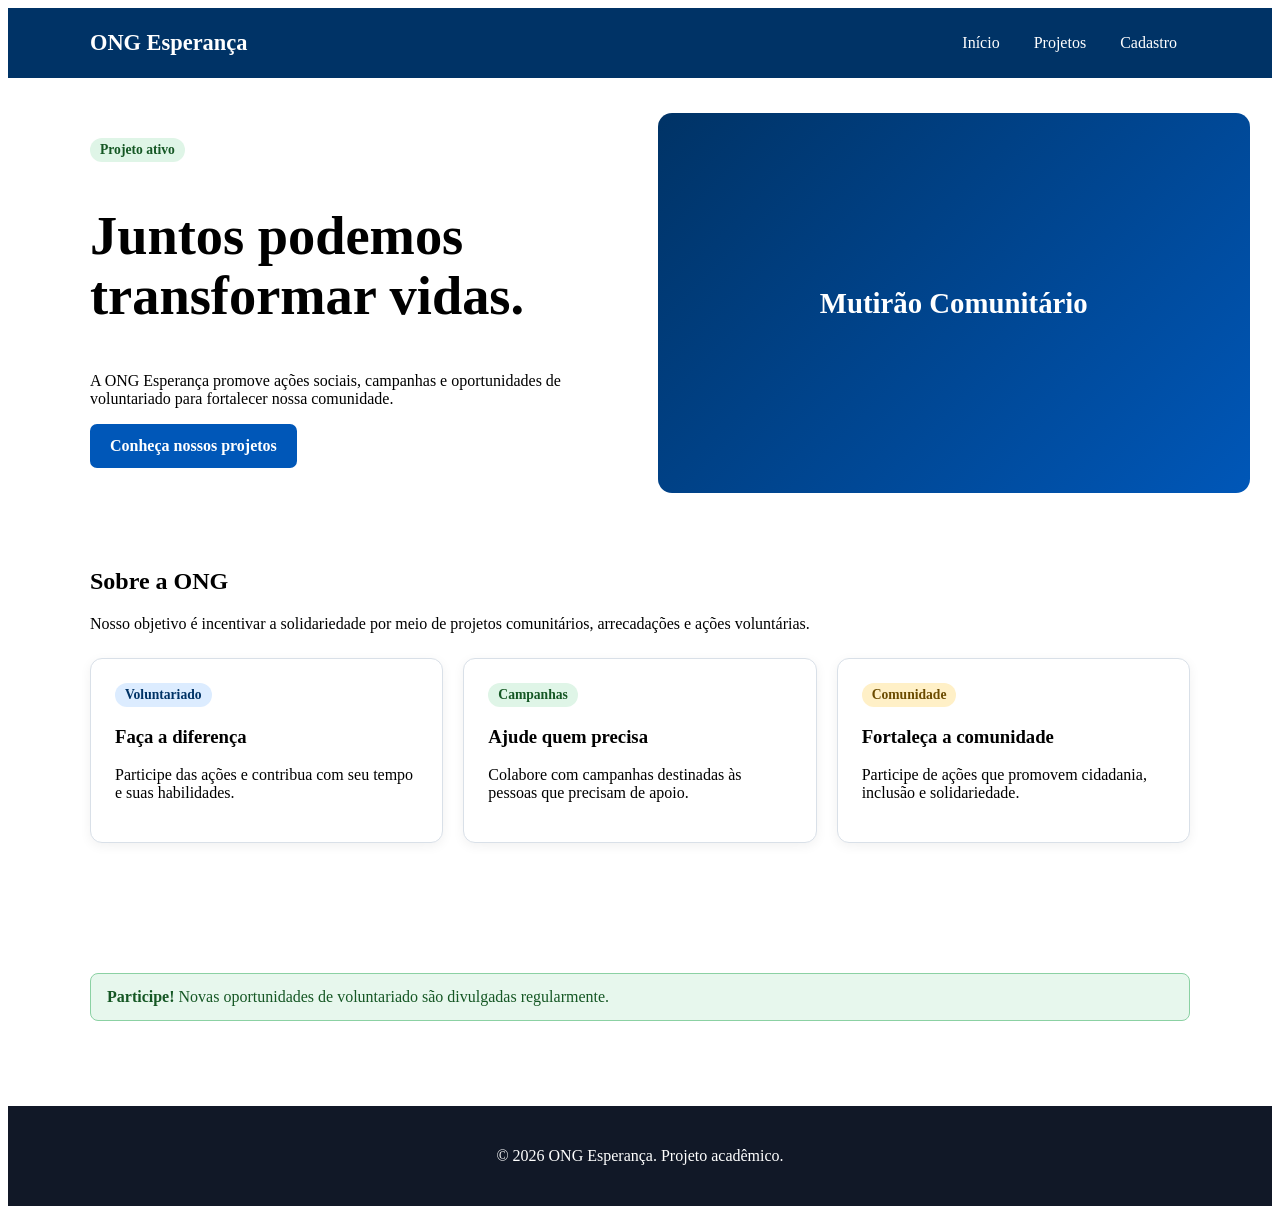
<file: html/index.html>
<!DOCTYPE html>
<html lang="pt-BR">

<head>
    <meta charset="UTF-8">
    <meta name="viewport" content="width=device-width, initial-scale=1.0">

    <meta
        name="description"
        content="ONG Esperança - ações sociais e voluntariado."
    >

    <title>ONG Esperança</title>

    <link rel="stylesheet" href="../css/style.css">
</head>

<body>

<header class="cabecalho">

    <div class="container">

        <h1>ONG Esperança</h1>

        <nav aria-label="Navegação principal">
            <a href="index.html">Início</a>
            <a href="projetos.html">Projetos</a>
            <a href="cadastro.html">Cadastro</a>
        </nav>

    </div>

</header>

<main>

    <section class="hero container">

        <div>

            <span class="badge sucesso">
                Projeto ativo
            </span>

            <h2>
                Juntos podemos transformar vidas.
            </h2>

            <p>
                A ONG Esperança promove ações sociais,
                campanhas e oportunidades de voluntariado
                para fortalecer nossa comunidade.
            </p>

            <a class="botao" href="projetos.html">
                Conheça nossos projetos
            </a>

        </div>

        <div class="imagem-placeholder"
             role="img"
             aria-label="Imagem ilustrativa de um mutirão comunitário">

            <span>
                Mutirão Comunitário
            </span>

        </div>

    </section>

    <section class="container secao">

        <h2>Sobre a ONG</h2>

        <p>
            Nosso objetivo é incentivar a solidariedade por meio
            de projetos comunitários, arrecadações e ações voluntárias.
        </p>

        <div class="cards">

            <article class="card">

                <span class="badge info">
                    Voluntariado
                </span>

                <h3>Faça a diferença</h3>

                <p>
                    Participe das ações e contribua com seu tempo
                    e suas habilidades.
                </p>

            </article>

            <article class="card">

                <span class="badge sucesso">
                    Campanhas
                </span>

                <h3>Ajude quem precisa</h3>

                <p>
                    Colabore com campanhas destinadas às pessoas
                    que precisam de apoio.
                </p>

            </article>

            <article class="card">

                <span class="badge aviso">
                    Comunidade
                </span>

                <h3>Fortaleça a comunidade</h3>

                <p>
                    Participe de ações que promovem cidadania,
                    inclusão e solidariedade.
                </p>

            </article>

        </div>

    </section>

    <section class="container secao">

        <div class="alerta sucesso-alerta" role="status">

            <strong>Participe!</strong>

            Novas oportunidades de voluntariado são divulgadas regularmente.

        </div>

    </section>

</main>

<footer class="rodape">

    <p>
        &copy; 2026 ONG Esperança. Projeto acadêmico.
    </p>

</footer>

<script src="../js/script.js"></script>

</body>

</html>
</file>
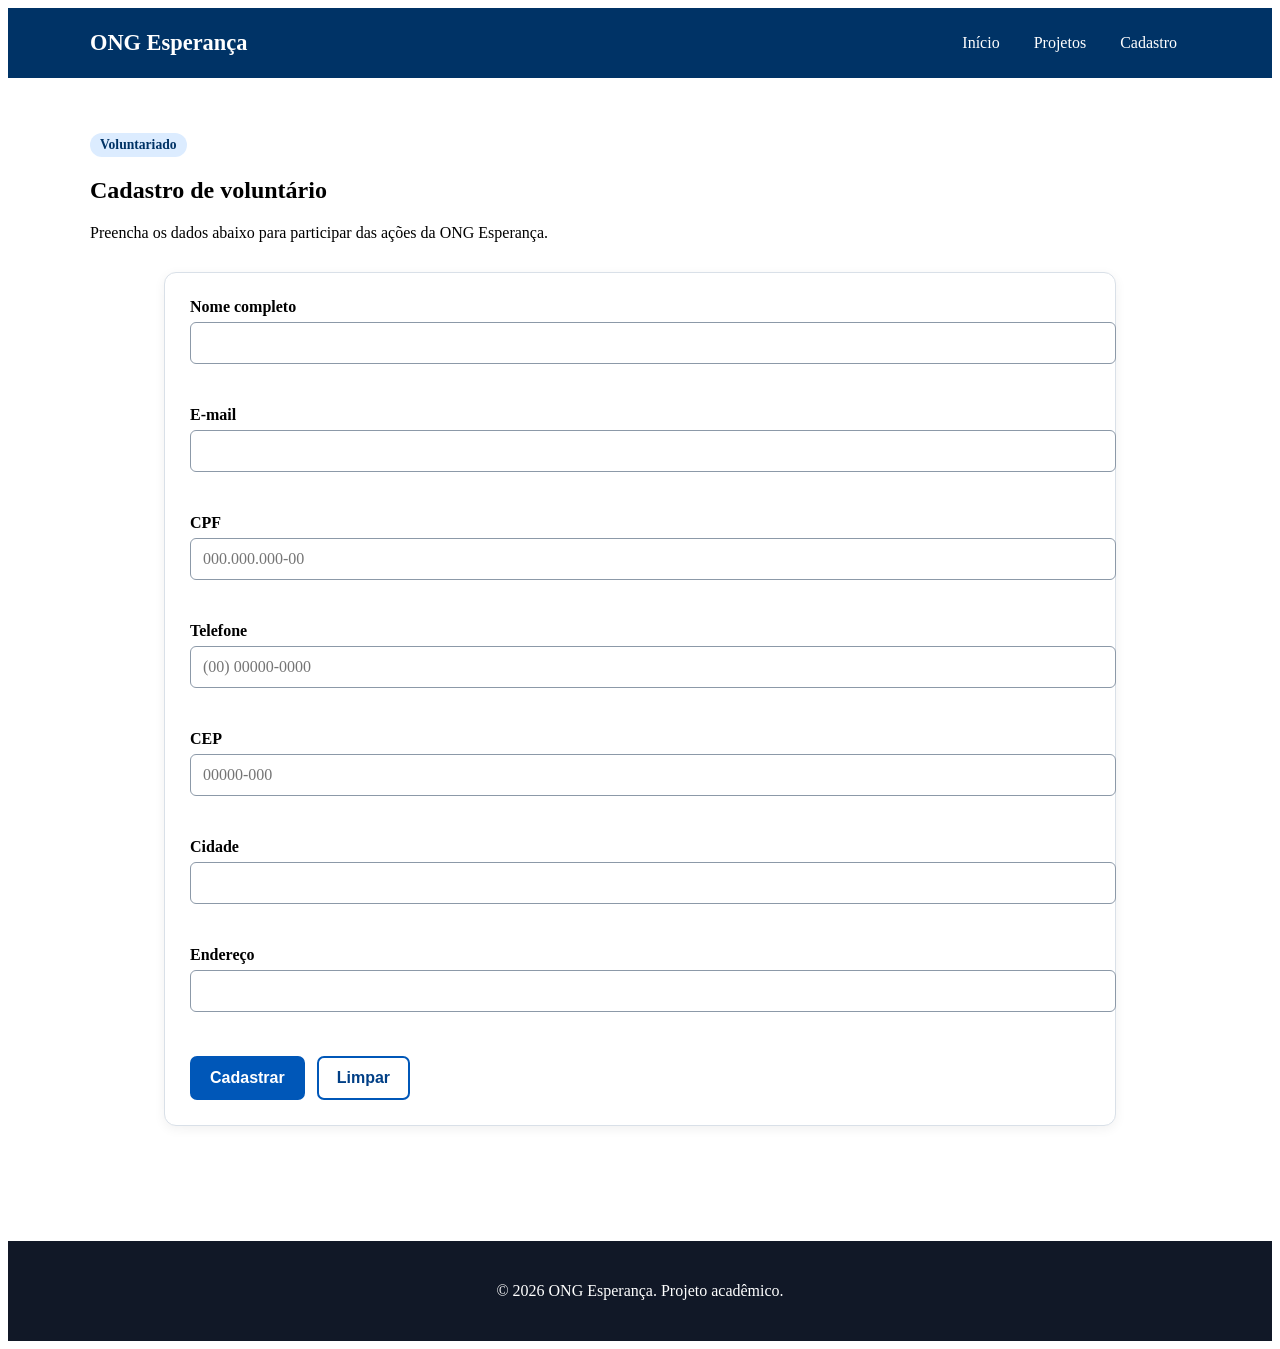
<file: html/cadastro.html>
<!DOCTYPE html>
<html lang="pt-BR">

<head>
    <meta charset="UTF-8">
    <meta name="viewport" content="width=device-width, initial-scale=1.0">

    <meta
        name="description"
        content="Cadastro de voluntários da ONG Esperança."
    >

    <title>ONG Esperança - Cadastro</title>

    <link rel="stylesheet" href="../css/style.css">
</head>

<body>

<header class="cabecalho">

    <div class="container">

        <h1>ONG Esperança</h1>

        <nav aria-label="Navegação principal">
            <a href="index.html">Início</a>
            <a href="projetos.html">Projetos</a>
            <a href="cadastro.html">Cadastro</a>
        </nav>

    </div>

</header>

<main class="container secao">

    <span class="badge info">
        Voluntariado
    </span>

    <h2>Cadastro de voluntário</h2>

    <p>
        Preencha os dados abaixo para participar das ações
        da ONG Esperança.
    </p>

    <form
        id="formCadastro"
        class="formulario"
        novalidate
    >

        <div class="campo">

            <label for="nome">
                Nome completo
            </label>

            <input
                type="text"
                id="nome"
                name="nome"
                autocomplete="name"
                required
            >

            <small id="erroNome"></small>

        </div>

        <div class="campo">

            <label for="email">
                E-mail
            </label>

            <input
                type="email"
                id="email"
                name="email"
                autocomplete="email"
                required
            >

            <small id="erroEmail"></small>

        </div>

        <div class="campo">

            <label for="cpf">
                CPF
            </label>

            <input
                type="text"
                id="cpf"
                name="cpf"
                placeholder="000.000.000-00"
                inputmode="numeric"
                required
            >

            <small id="erroCpf"></small>

        </div>

        <div class="campo">

            <label for="telefone">
                Telefone
            </label>

            <input
                type="tel"
                id="telefone"
                name="telefone"
                placeholder="(00) 00000-0000"
                autocomplete="tel"
                inputmode="tel"
                required
            >

            <small id="erroTelefone"></small>

        </div>

        <div class="campo">

            <label for="cep">
                CEP
            </label>

            <input
                type="text"
                id="cep"
                name="cep"
                placeholder="00000-000"
                inputmode="numeric"
                required
            >

            <small id="erroCep"></small>

        </div>

        <div class="campo">

            <label for="cidade">
                Cidade
            </label>

            <input
                type="text"
                id="cidade"
                name="cidade"
                autocomplete="address-level2"
                required
            >

            <small id="erroCidade"></small>

        </div>

        <div class="campo">

            <label for="endereco">
                Endereço
            </label>

            <input
                type="text"
                id="endereco"
                name="endereco"
                autocomplete="street-address"
                required
            >

            <small id="erroEndereco"></small>

        </div>

        <div class="acoes">

            <button
                type="submit"
                class="botao"
            >
                Cadastrar
            </button>

            <button
                type="reset"
                class="botao secundario"
            >
                Limpar
            </button>

        </div>

        <div
            id="feedbackFormulario"
            class="alerta"
            role="alert"
            aria-live="polite"
        ></div>

    </form>

</main>

<div
    id="modal"
    class="modal"
    role="dialog"
    aria-modal="true"
    aria-labelledby="tituloModal"
    hidden
>

    <div class="modal-conteudo">

        <button
            id="fecharModal"
            class="fechar"
            type="button"
            aria-label="Fechar janela"
        >
            &times;
        </button>

        <h2 id="tituloModal">
            Cadastro realizado!
        </h2>

        <p>
            Seus dados foram validados e armazenados
            neste navegador.
        </p>

        <button
            id="okModal"
            class="botao"
            type="button"
        >
            Continuar
        </button>

    </div>

</div>

<footer class="rodape">

    <p>
        &copy; 2026 ONG Esperança. Projeto acadêmico.
    </p>

</footer>

<script src="../js/script.js"></script>

</body>

</html>
</file>
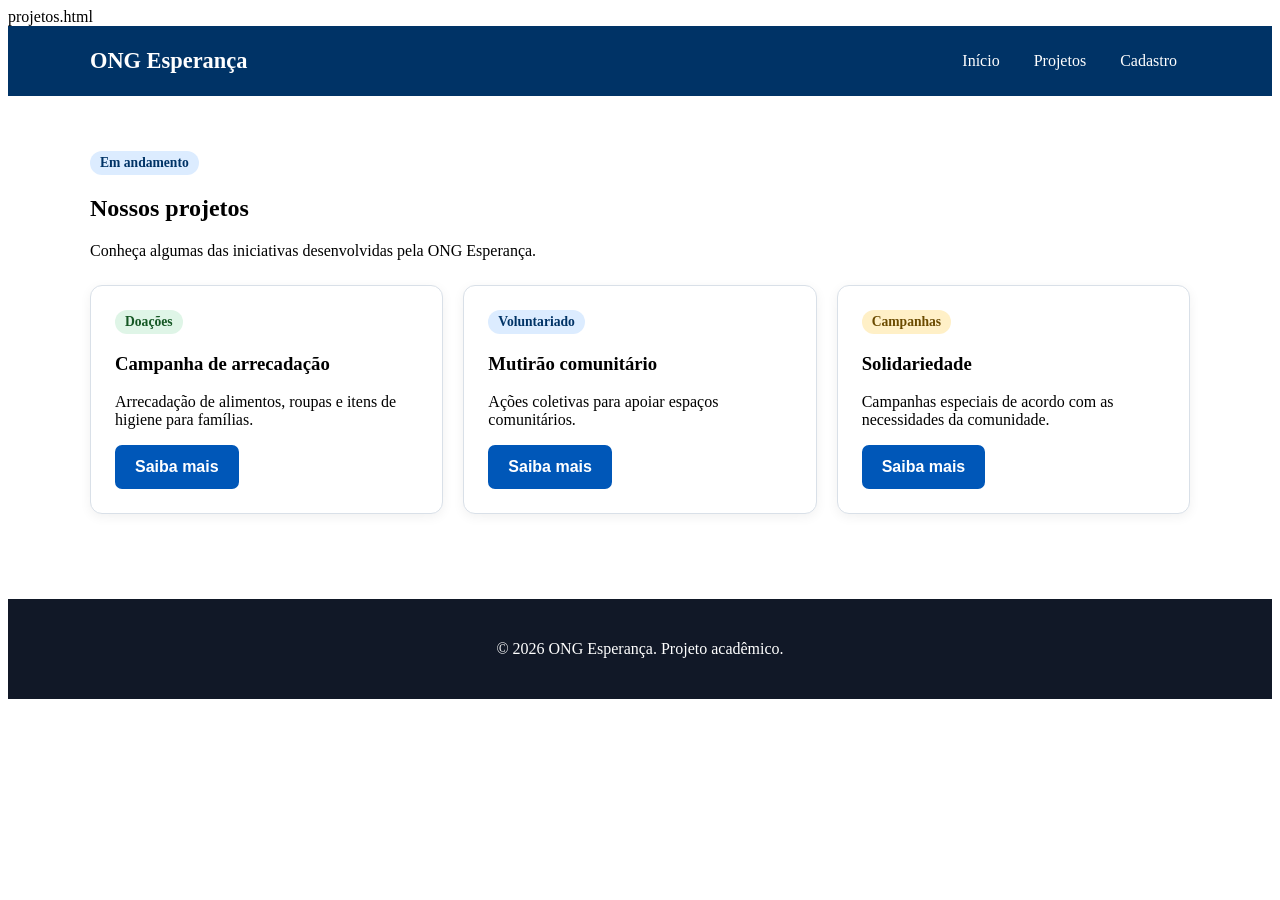
<file: html/projetos.html>
projetos.html
<!DOCTYPE html>
<html lang="pt-BR">

<head>
    <meta charset="UTF-8">
    <meta name="viewport" content="width=device-width, initial-scale=1.0">

    <meta
        name="description"
        content="Projetos e campanhas da ONG Esperança."
    >

    <title>ONG Esperança - Projetos</title>

    <link rel="stylesheet" href="../css/style.css">
</head>

<body>

<header class="cabecalho">

    <div class="container">

        <h1>ONG Esperança</h1>

        <nav aria-label="Navegação principal">
            <a href="index.html">Início</a>
            <a href="projetos.html">Projetos</a>
            <a href="cadastro.html">Cadastro</a>
        </nav>

    </div>

</header>

<main class="container secao">

    <span class="badge info">
        Em andamento
    </span>

    <h2>Nossos projetos</h2>

    <p>
        Conheça algumas das iniciativas desenvolvidas
        pela ONG Esperança.
    </p>

    <section class="cards">

        <article class="card">

            <span class="badge sucesso">
                Doações
            </span>

            <h3>Campanha de arrecadação</h3>

            <p>
                Arrecadação de alimentos, roupas e itens
                de higiene para famílias.
            </p>

            <button
                class="botao projeto-btn"
                type="button"
                data-projeto="Campanha de arrecadação"
            >
                Saiba mais
            </button>

        </article>

        <article class="card">

            <span class="badge info">
                Voluntariado
            </span>

            <h3>Mutirão comunitário</h3>

            <p>
                Ações coletivas para apoiar espaços comunitários.
            </p>

            <button
                class="botao projeto-btn"
                type="button"
                data-projeto="Mutirão comunitário"
            >
                Saiba mais
            </button>

        </article>

        <article class="card">

            <span class="badge aviso">
                Campanhas
            </span>

            <h3>Solidariedade</h3>

            <p>
                Campanhas especiais de acordo com as
                necessidades da comunidade.
            </p>

            <button
                class="botao projeto-btn"
                type="button"
                data-projeto="Solidariedade"
            >
                Saiba mais
            </button>

        </article>

    </section>

    <div
        id="toast"
        class="toast"
        role="status"
        aria-live="polite"
    ></div>

</main>

<footer class="rodape">

    <p>
        &copy; 2026 ONG Esperança. Projeto acadêmico.
    </p>

</footer>

<script src="../js/script.js"></script>

</body>

</html>
</file>
<file: css/style.css>
style.csspr
* {
    box-sizing: border-box;
}

html {
    scroll-behavior: smooth;
}
pr
body {
    margin: 0;
    font-family: Arial, Helvetica, sans-serif;
    line-height: 1.6;
    color: #17202a;
    background: #f5f7fa;
}

img {
    max-width: 100%;
    height: auto;
    display: block;
}

.container {
    width: 92%;
    max-width: 1100px;
    margin: 0 auto;
}

/* CABEÇALHO */

.cabecalho {
    background: #003366;
    color: white;
}

.cabecalho .container {
    min-height: 70px;
    display: flex;
    align-items: center;
    justify-content: space-between;
    gap: 20px;
}

.cabecalho h1 {
    font-size: 1.4rem;
}

nav {
    display: flex;
    flex-wrap: wrap;
    gap: 8px;
}

nav a {
    color: white;
    text-decoration: none;
    padding: 9px 13px;
    border-radius: 6px;
}

nav a:hover,
nav a:focus {
    background: white;
    color: #003366;
}

/* ÁREA PRINCIPAL */

.hero {
    margin-top: 35px;
    display: grid;
    grid-template-columns: 1fr 1fr;
    gap: 35px;
    align-items: center;
}

.hero h2 {
    font-size: clamp(2rem, 5vw, 3.4rem);
    line-height: 1.1;
}

.hero img {
    width: 100%;
    max-height: 390px;
    object-fit: cover;
    border-radius: 14px;
}

.secao {
    padding: 55px 0;
}

/* BOTÕES */

.acoes {
    display: flex;
    flex-wrap: wrap;
    gap: 12px;
    margin-top: 20px;
}

.botao {
    display: inline-block;
    border: 2px solid #0057b8;
    border-radius: 7px;
    background: #0057b8;
    color: white;
    padding: 11px 18px;
    font-weight: bold;
    cursor: pointer;
    text-decoration: none;
    font-size: 1rem;
}

.botao:hover {
    background: #003f86;
    border-color: #003f86;
}

.botao.secundario {
    background: white;
    color: #003f86;
}

/* CARDS */

.cards {
    display: grid;
    grid-template-columns: repeat(3, 1fr);
    gap: 20px;
    margin-top: 25px;
}

.card {
    background: white;
    border: 1px solid #d9e0e8;
    border-radius: 12px;
    padding: 24px;
    box-shadow: 0 3px 12px rgba(0, 0, 0, 0.06);
}

/* BADGES */

.badge {
    display: inline-block;
    padding: 4px 10px;
    border-radius: 999px;
    font-size: 0.85rem;
    font-weight: bold;
}

.badge.sucesso {
    background: #dff5e7;
    color: #155724;
}

.badge.info {
    background: #dcecff;
    color: #003366;
}

.badge.aviso {
    background: #fff0c7;
    color: #6b4b00;
}

/* ALERTAS */

.alerta {
    margin-top: 20px;
    padding: 14px 16px;
    border-radius: 8px;
    display: none;
}

.sucesso-alerta {
    display: block;
    background: #e7f7ed;
    border: 1px solid #8bd1a3;
    color: #155724;
}

/* FORMULÁRIO */

.formulario {
    max-width: 900px;
    margin: 30px auto;
    background: white;
    border: 1px solid #d9e0e8;
    border-radius: 12px;
    padding: 25px;
    box-shadow: 0 3px 12px rgba(0, 0, 0, 0.06);
}

.campo {
    display: flex;
    flex-direction: column;
    gap: 6px;
    margin-bottom: 18px;
}

.campo label {
    font-weight: bold;
}

.campo input {
    width: 100%;
    padding: 11px 12px;
    border: 1px solid #8c99a8;
    border-radius: 6px;
    font: inherit;
}

.campo input:focus {
    outline: 3px solid #ffbf47;
    outline-offset: 2px;
}

.campo input.valido {
    border-color: #19733a;
    border-width: 2px;
}

.campo input.invalido {
    border-color: #b00020;
    border-width: 2px;
}

.campo small {
    min-height: 18px;
    color: #b00020;
}

/* TOAST */

.toast {
    position: fixed;
    right: 20px;
    bottom: 20px;
    background: #17202a;
    color: white;
    padding: 13px 17px;
    border-radius: 7px;
    opacity: 0;
    transform: translateY(20px);
    pointer-events: none;
    transition: 0.25s;
    z-index: 20;
}

.toast.mostrar {
    opacity: 1;
    transform: translateY(0);
}

/* MODAL */

.modal[hidden] {
    display: none;
}

.modal {
    position: fixed;
    inset: 0;
    background: rgba(0, 0, 0, 0.65);
    display: grid;
    place-items: center;
    padding: 20px;
    z-index: 10;
}

.modal-conteudo {
    width: min(500px, 100%);
    background: white;
    border-radius: 12px;
    padding: 28px;
    position: relative;
}

.fechar {
    position: absolute;
    top: 8px;
    right: 10px;
    border: 0;
    background: transparent;
    font-size: 2rem;
    cursor: pointer;
}

/* RODAPÉ */

.rodape {
    margin-top: 30px;
    padding: 25px;
    background: #111827;
    color: white;
    text-align: center;
}

/* ACESSIBILIDADE */

button:focus,
a:focus {
    outline: 3px solid #ffbf47;
    outline-offset: 2px;
}

/* RESPONSIVIDADE */

@media (max-width: 760px) {

    .cabecalho .container {
        padding: 15px 0;
        flex-direction: column;
        align-items: flex-start;
    }

    .hero {
        grid-template-columns: 1fr;
        margin-top: 20px;
    }

    .cards {
        grid-template-columns: 1fr;
    }

}   .imagem-placeholder {
    width: 100%;
    min-height: 320px;
    border-radius: 14px;
    background: linear-gradient(135deg, #003366, #0057b8);
    color: white;
    display: flex;
    align-items: center;
    justify-content: center;
    text-align: center;
    font-size: 1.8rem;
    font-weight: bold;
    padding: 30px;
}
</file>
